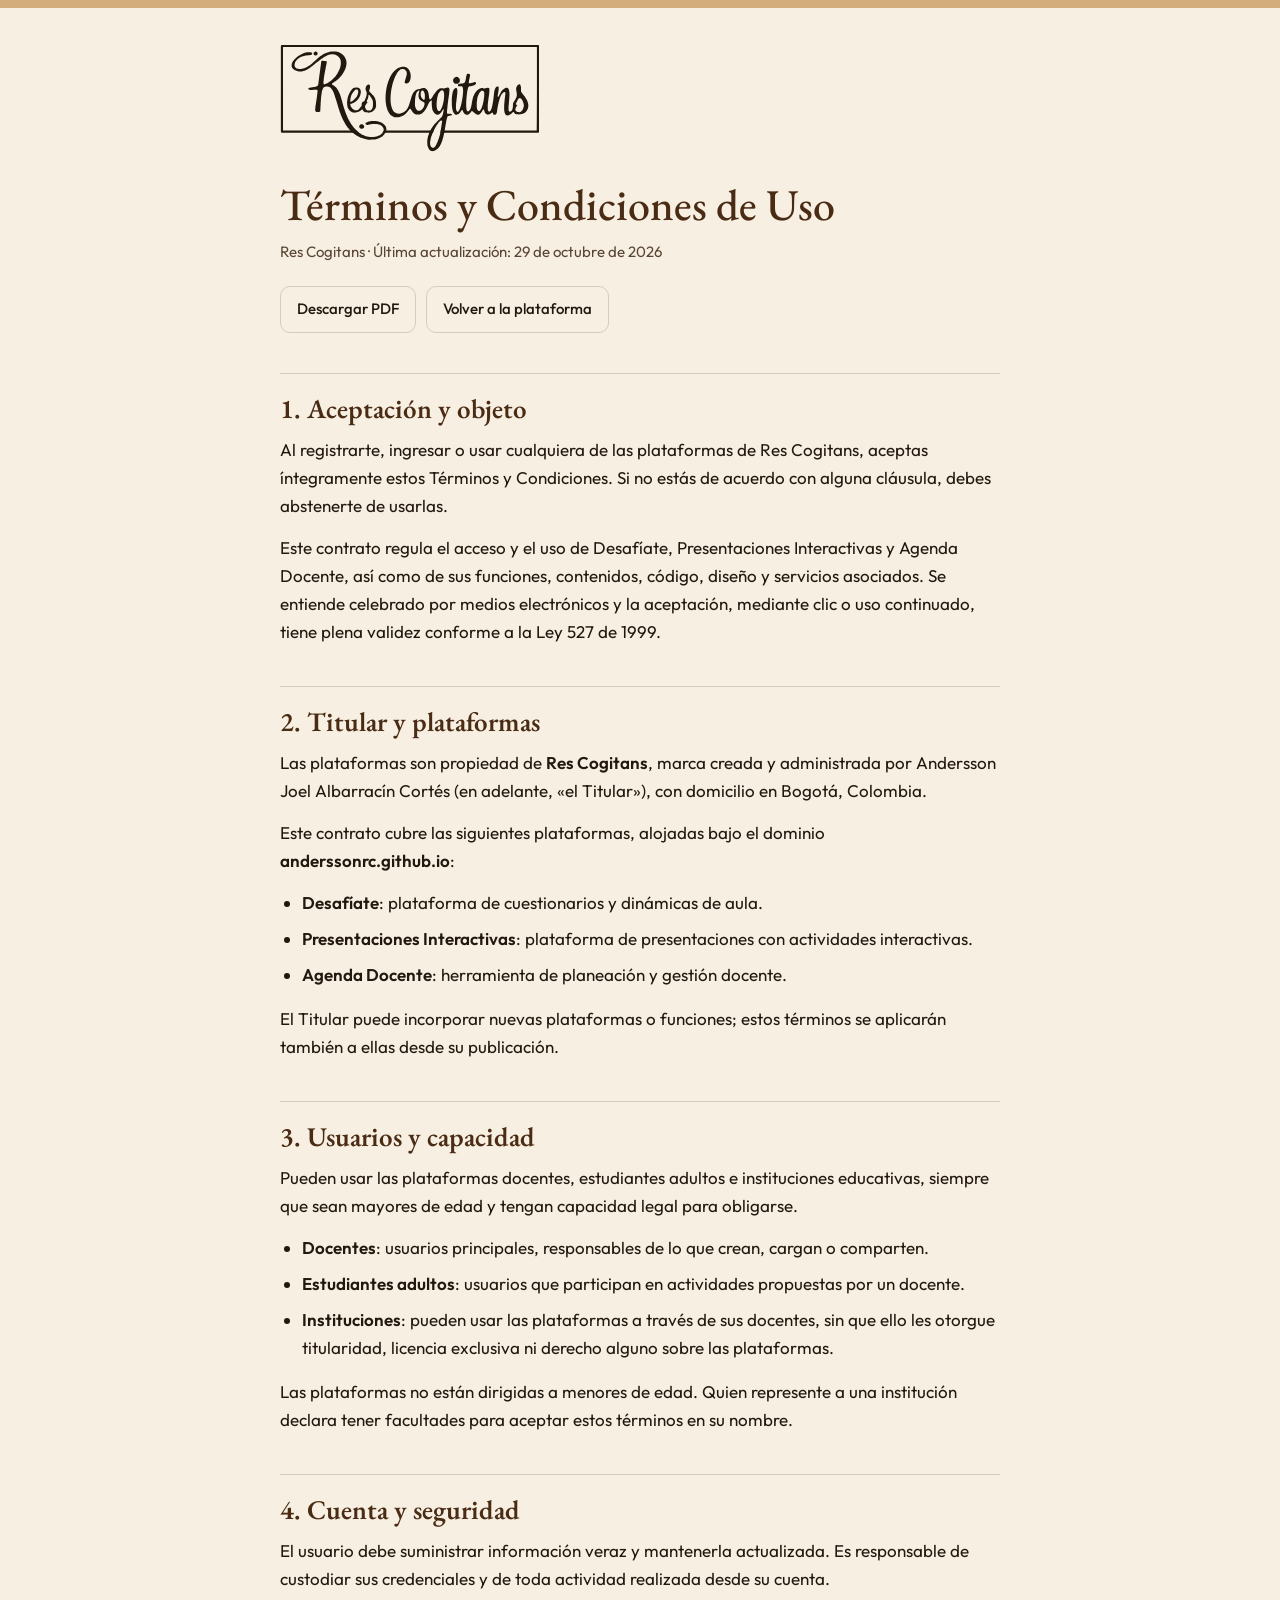
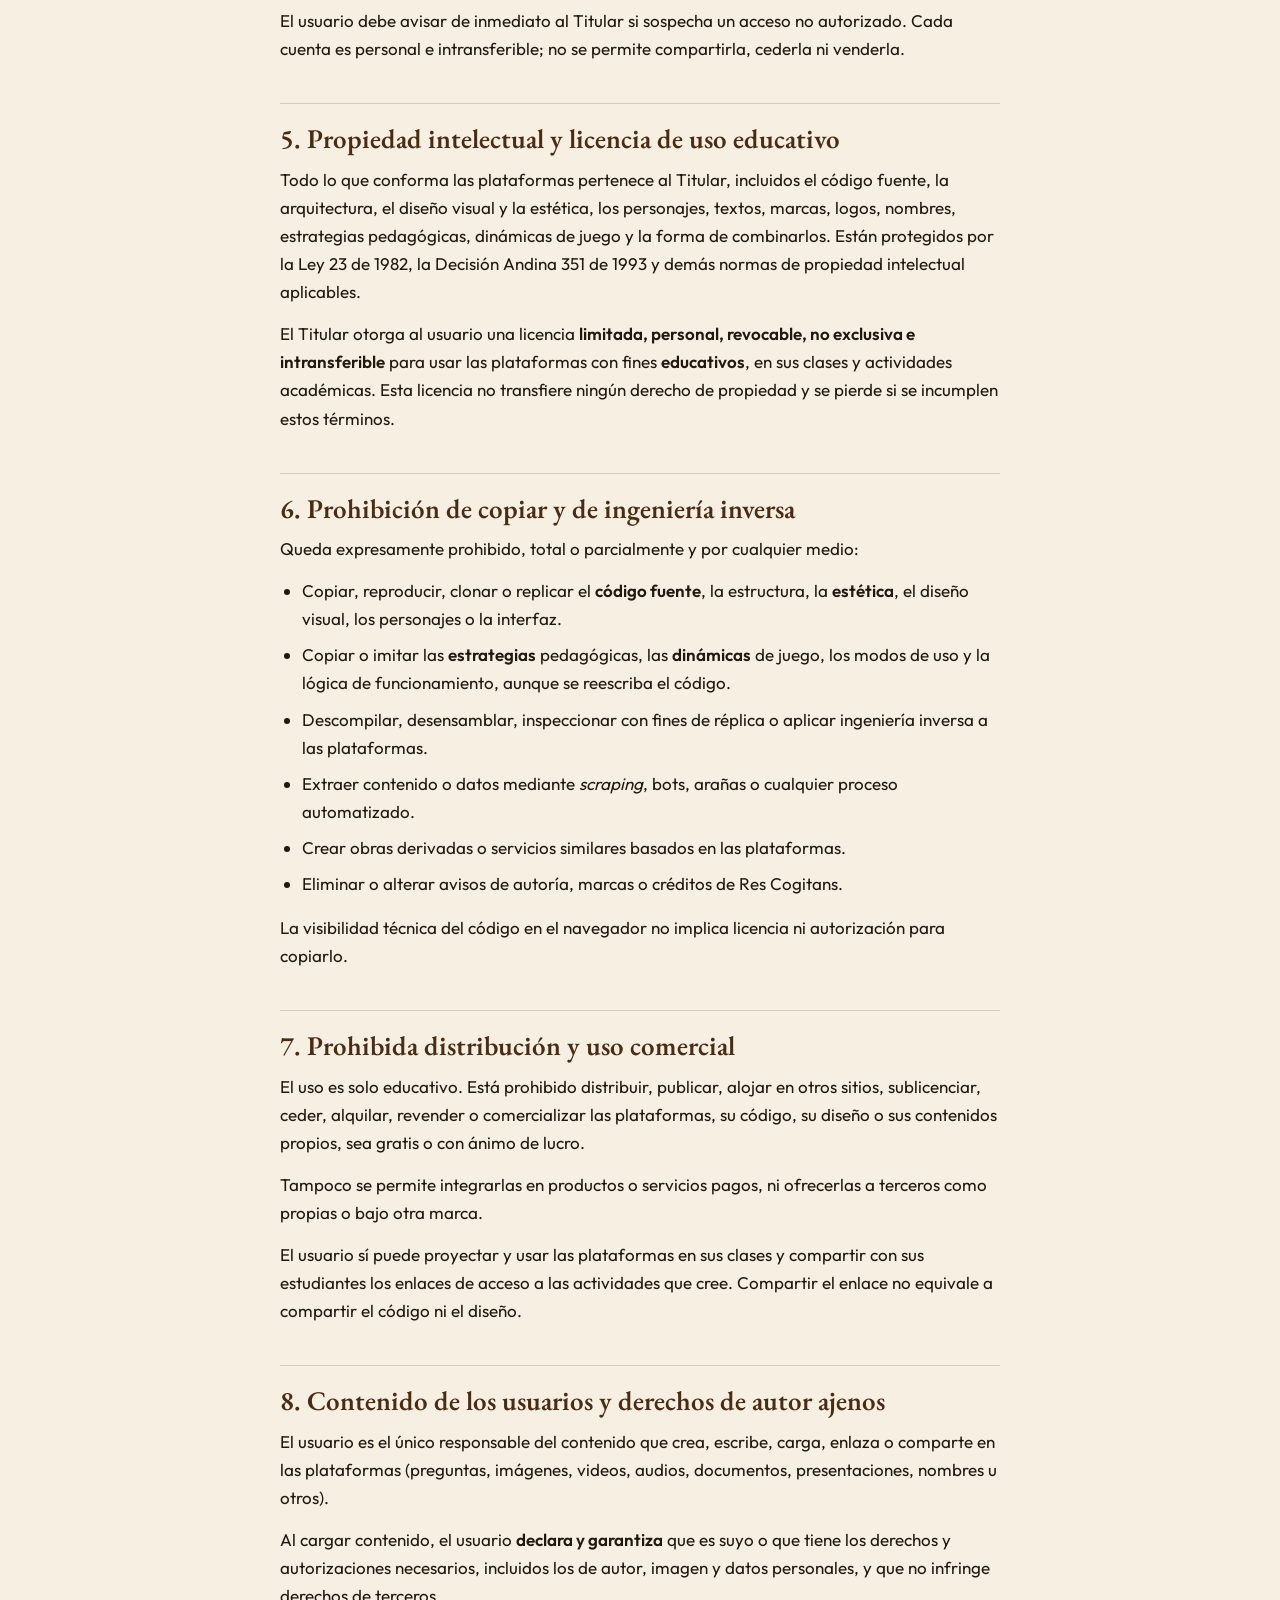
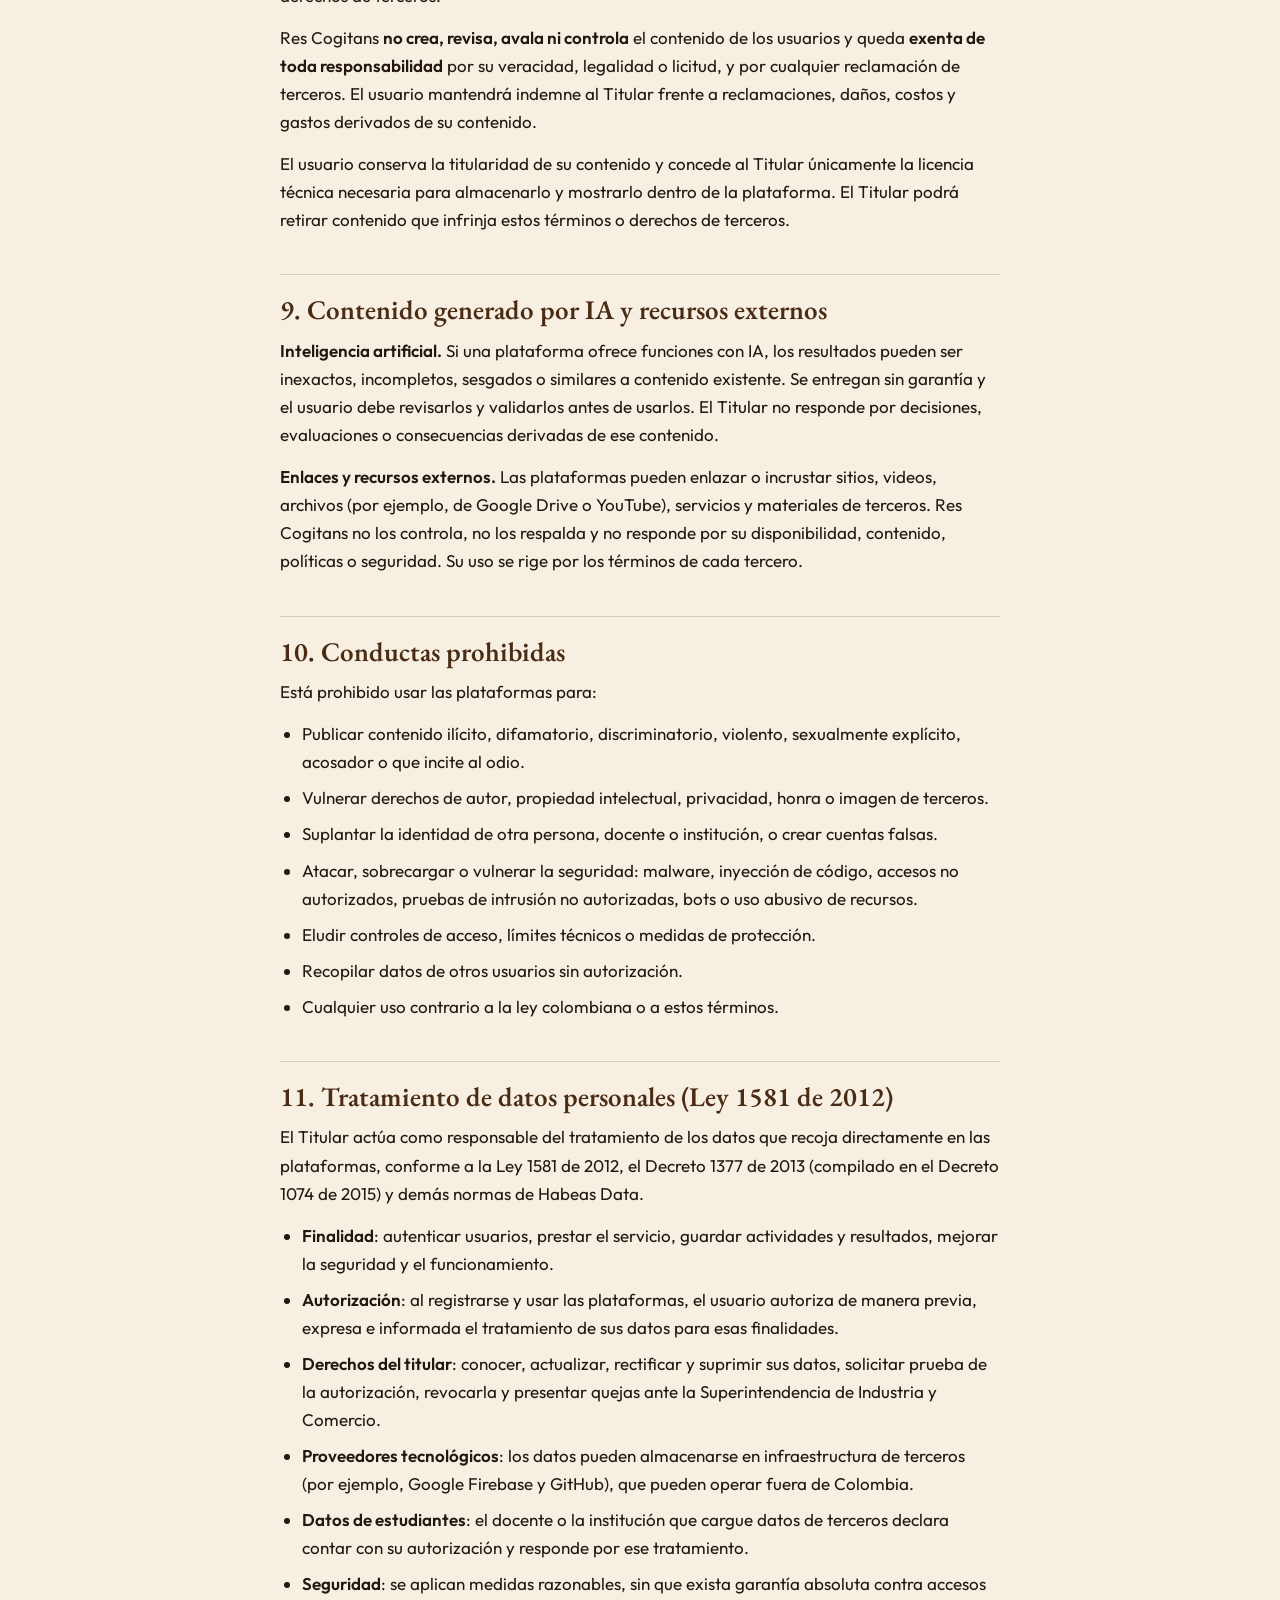
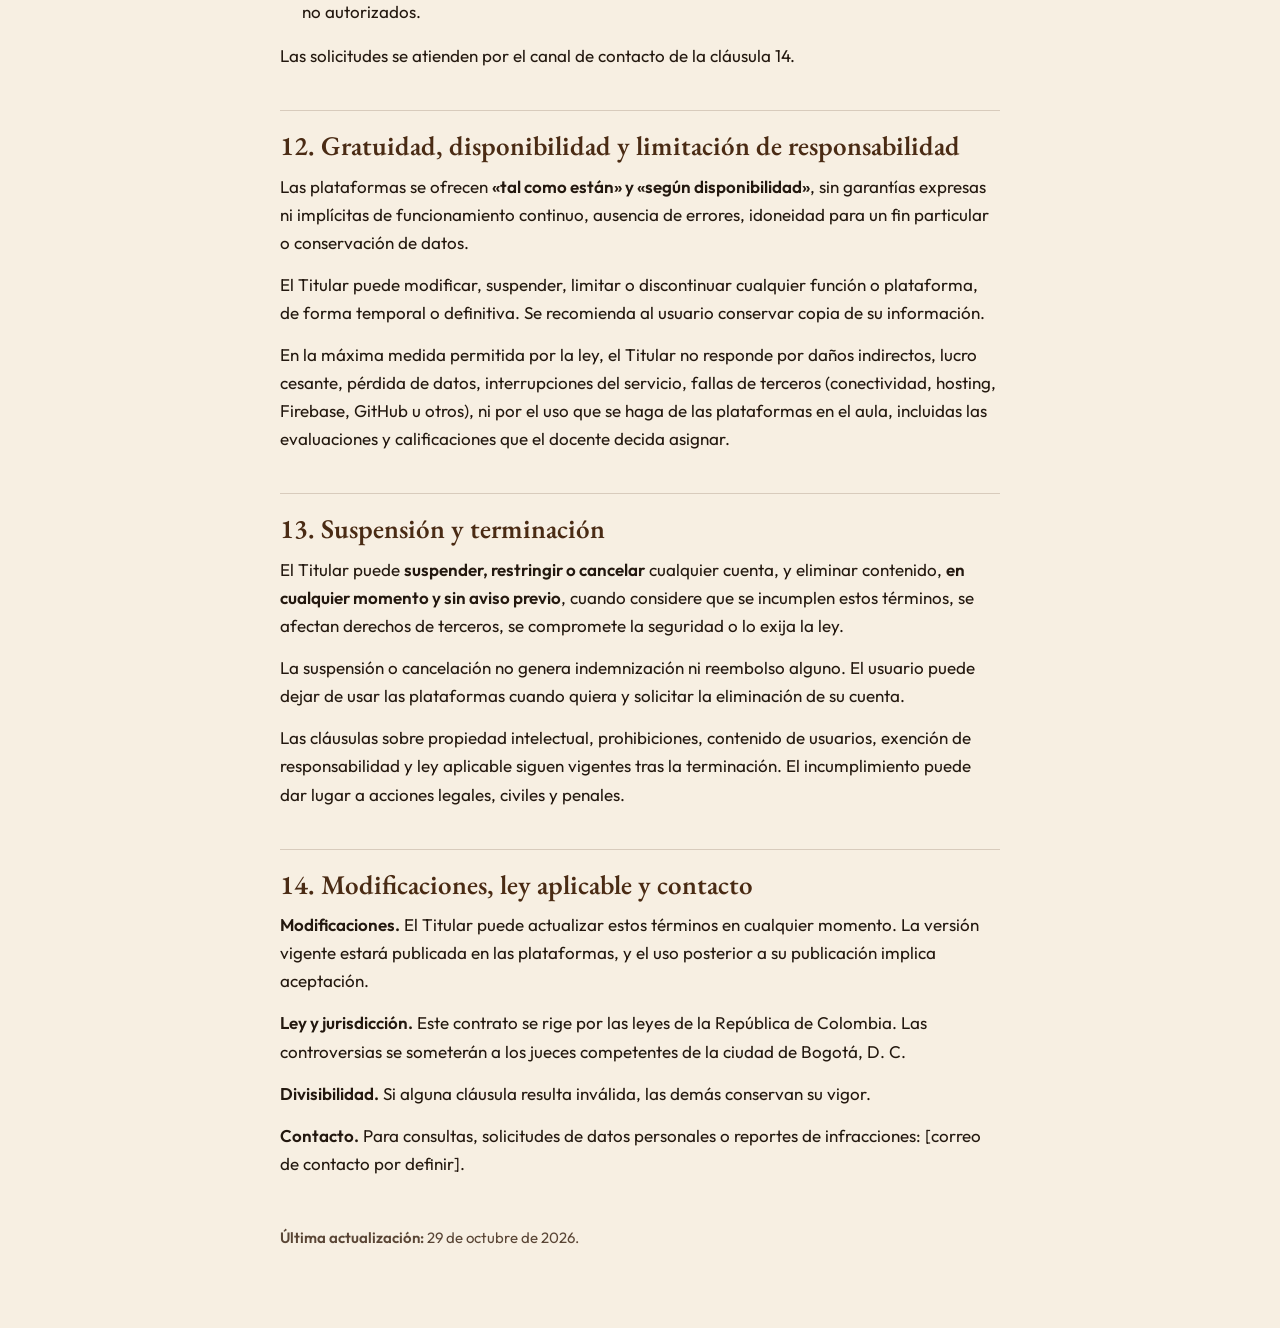
<file: terminos.html>
<!DOCTYPE html>
<html lang="es">
<head>
  <meta charset="UTF-8" />
  <meta name="viewport" content="width=device-width, initial-scale=1.0" />
  <title>Términos y Condiciones — Res Cogitans</title>
  <link rel="icon" href="favicon.ico" sizes="any" />
  <link rel="preconnect" href="https://fonts.googleapis.com" />
  <link rel="preconnect" href="https://fonts.gstatic.com" crossorigin="anonymous" />
  <link href="https://fonts.googleapis.com/css2?family=EB+Garamond:ital,wght@0,400;0,500;0,600;1,400&amp;family=Outfit:wght@400;500;600&amp;display=swap" rel="stylesheet" />
  <style>
    :root {
      --papel: #f7efe2; --tinta: #23180f; --suave: #5a4636; --cafe: #4a2b14;
      --linea: rgba(74, 43, 20, .18); --madera: #d4ad7c; --resalte: #8a4b1c;
    }
    @media (prefers-color-scheme: dark) {
      :root {
        --papel: #1c140d; --tinta: #f1e6d2; --suave: #cdb89c; --cafe: #e2bf93;
        --linea: rgba(241, 230, 210, .16); --madera: #3b2716; --resalte: #e6a86a;
      }
    }
    * { box-sizing: border-box; }
    html { -webkit-text-size-adjust: 100%; }
    body {
      margin: 0; background: var(--papel); color: var(--tinta);
      font: 400 17px/1.65 'Outfit', system-ui, sans-serif;
    }
    .franja { height: 8px; background: var(--madera); }
    main { max-width: 760px; margin: 0 auto; padding: 32px 20px 64px; }
    .marca { display: block; width: min(260px, 70%); color: var(--tinta); margin: 4px 0 28px; }
    .marca svg { display: block; width: 100%; height: auto; }
    h1 {
      font: 500 clamp(30px, 6vw, 44px)/1.12 'EB Garamond', Georgia, serif;
      margin: 0 0 10px; color: var(--cafe); text-wrap: balance;
    }
    .meta { color: var(--suave); font-size: 15px; margin: 0 0 22px; }
    .acciones { display: flex; flex-wrap: wrap; gap: 10px; margin: 0 0 34px; }
    .boton {
      display: inline-flex; align-items: center; gap: 8px; padding: 10px 16px; border-radius: 10px;
      border: 1px solid var(--linea); color: var(--tinta); text-decoration: none; font-weight: 500; font-size: 15px;
      background: transparent;
    }
    .boton:hover { border-color: var(--resalte); color: var(--resalte); }
    h2 {
      font: 600 clamp(22px, 4.2vw, 27px)/1.25 'EB Garamond', Georgia, serif;
      color: var(--cafe); margin: 40px 0 10px; padding-top: 18px; border-top: 1px solid var(--linea);
    }
    p, li { max-width: 68ch; }
    p { margin: 0 0 14px; }
    ul { margin: 0 0 16px; padding-left: 22px; }
    li { margin: 0 0 8px; }
    strong { font-weight: 600; }
    .pie { margin-top: 48px; color: var(--suave); font-size: 15px; }
    @media print { .acciones, .franja { display: none; } body { background: #fff; color: #000; } }
  </style>
</head>
<body>
  <div class="franja"></div>
  <main>
    <span class="marca" id="marca" aria-label="Res Cogitans"></span>
    <h1>Términos y Condiciones de Uso</h1>
    <p class="meta">Res Cogitans · Última actualización: 29 de octubre de 2026</p>
    <div class="acciones">
      <a class="boton" href="terminos-res-cogitans.pdf" download>Descargar PDF</a>
      <a class="boton" href="./">Volver a la plataforma</a>
    </div>

    <h2>1. Aceptación y objeto</h2>
    <p>Al registrarte, ingresar o usar cualquiera de las plataformas de Res Cogitans, aceptas íntegramente estos Términos y Condiciones. Si no estás de acuerdo con alguna cláusula, debes abstenerte de usarlas.</p>
    <p>Este contrato regula el acceso y el uso de Desafíate, Presentaciones Interactivas y Agenda Docente, así como de sus funciones, contenidos, código, diseño y servicios asociados. Se entiende celebrado por medios electrónicos y la aceptación, mediante clic o uso continuado, tiene plena validez conforme a la Ley 527 de 1999.</p>

    <h2>2. Titular y plataformas</h2>
    <p>Las plataformas son propiedad de <strong>Res Cogitans</strong>, marca creada y administrada por Andersson Joel Albarracín Cortés (en adelante, «el Titular»), con domicilio en Bogotá, Colombia.</p>
    <p>Este contrato cubre las siguientes plataformas, alojadas bajo el dominio <strong>anderssonrc.github.io</strong>:</p>
    <ul>
      <li><strong>Desafíate</strong>: plataforma de cuestionarios y dinámicas de aula.</li>
      <li><strong>Presentaciones Interactivas</strong>: plataforma de presentaciones con actividades interactivas.</li>
      <li><strong>Agenda Docente</strong>: herramienta de planeación y gestión docente.</li>
    </ul>
    <p>El Titular puede incorporar nuevas plataformas o funciones; estos términos se aplicarán también a ellas desde su publicación.</p>

    <h2>3. Usuarios y capacidad</h2>
    <p>Pueden usar las plataformas docentes, estudiantes adultos e instituciones educativas, siempre que sean mayores de edad y tengan capacidad legal para obligarse.</p>
    <ul>
      <li><strong>Docentes</strong>: usuarios principales, responsables de lo que crean, cargan o comparten.</li>
      <li><strong>Estudiantes adultos</strong>: usuarios que participan en actividades propuestas por un docente.</li>
      <li><strong>Instituciones</strong>: pueden usar las plataformas a través de sus docentes, sin que ello les otorgue titularidad, licencia exclusiva ni derecho alguno sobre las plataformas.</li>
    </ul>
    <p>Las plataformas no están dirigidas a menores de edad. Quien represente a una institución declara tener facultades para aceptar estos términos en su nombre.</p>

    <h2>4. Cuenta y seguridad</h2>
    <p>El usuario debe suministrar información veraz y mantenerla actualizada. Es responsable de custodiar sus credenciales y de toda actividad realizada desde su cuenta.</p>
    <p>El usuario debe avisar de inmediato al Titular si sospecha un acceso no autorizado. Cada cuenta es personal e intransferible; no se permite compartirla, cederla ni venderla.</p>

    <h2>5. Propiedad intelectual y licencia de uso educativo</h2>
    <p>Todo lo que conforma las plataformas pertenece al Titular, incluidos el código fuente, la arquitectura, el diseño visual y la estética, los personajes, textos, marcas, logos, nombres, estrategias pedagógicas, dinámicas de juego y la forma de combinarlos. Están protegidos por la Ley 23 de 1982, la Decisión Andina 351 de 1993 y demás normas de propiedad intelectual aplicables.</p>
    <p>El Titular otorga al usuario una licencia <strong>limitada, personal, revocable, no exclusiva e intransferible</strong> para usar las plataformas con fines <strong>educativos</strong>, en sus clases y actividades académicas. Esta licencia no transfiere ningún derecho de propiedad y se pierde si se incumplen estos términos.</p>

    <h2>6. Prohibición de copiar y de ingeniería inversa</h2>
    <p>Queda expresamente prohibido, total o parcialmente y por cualquier medio:</p>
    <ul>
      <li>Copiar, reproducir, clonar o replicar el <strong>código fuente</strong>, la estructura, la <strong>estética</strong>, el diseño visual, los personajes o la interfaz.</li>
      <li>Copiar o imitar las <strong>estrategias</strong> pedagógicas, las <strong>dinámicas</strong> de juego, los modos de uso y la lógica de funcionamiento, aunque se reescriba el código.</li>
      <li>Descompilar, desensamblar, inspeccionar con fines de réplica o aplicar ingeniería inversa a las plataformas.</li>
      <li>Extraer contenido o datos mediante <em>scraping</em>, bots, arañas o cualquier proceso automatizado.</li>
      <li>Crear obras derivadas o servicios similares basados en las plataformas.</li>
      <li>Eliminar o alterar avisos de autoría, marcas o créditos de Res Cogitans.</li>
    </ul>
    <p>La visibilidad técnica del código en el navegador no implica licencia ni autorización para copiarlo.</p>

    <h2>7. Prohibida distribución y uso comercial</h2>
    <p>El uso es solo educativo. Está prohibido distribuir, publicar, alojar en otros sitios, sublicenciar, ceder, alquilar, revender o comercializar las plataformas, su código, su diseño o sus contenidos propios, sea gratis o con ánimo de lucro.</p>
    <p>Tampoco se permite integrarlas en productos o servicios pagos, ni ofrecerlas a terceros como propias o bajo otra marca.</p>
    <p>El usuario sí puede proyectar y usar las plataformas en sus clases y compartir con sus estudiantes los enlaces de acceso a las actividades que cree. Compartir el enlace no equivale a compartir el código ni el diseño.</p>

    <h2>8. Contenido de los usuarios y derechos de autor ajenos</h2>
    <p>El usuario es el único responsable del contenido que crea, escribe, carga, enlaza o comparte en las plataformas (preguntas, imágenes, videos, audios, documentos, presentaciones, nombres u otros).</p>
    <p>Al cargar contenido, el usuario <strong>declara y garantiza</strong> que es suyo o que tiene los derechos y autorizaciones necesarios, incluidos los de autor, imagen y datos personales, y que no infringe derechos de terceros.</p>
    <p>Res Cogitans <strong>no crea, revisa, avala ni controla</strong> el contenido de los usuarios y queda <strong>exenta de toda responsabilidad</strong> por su veracidad, legalidad o licitud, y por cualquier reclamación de terceros. El usuario mantendrá indemne al Titular frente a reclamaciones, daños, costos y gastos derivados de su contenido.</p>
    <p>El usuario conserva la titularidad de su contenido y concede al Titular únicamente la licencia técnica necesaria para almacenarlo y mostrarlo dentro de la plataforma. El Titular podrá retirar contenido que infrinja estos términos o derechos de terceros.</p>

    <h2>9. Contenido generado por IA y recursos externos</h2>
    <p><strong>Inteligencia artificial.</strong> Si una plataforma ofrece funciones con IA, los resultados pueden ser inexactos, incompletos, sesgados o similares a contenido existente. Se entregan sin garantía y el usuario debe revisarlos y validarlos antes de usarlos. El Titular no responde por decisiones, evaluaciones o consecuencias derivadas de ese contenido.</p>
    <p><strong>Enlaces y recursos externos.</strong> Las plataformas pueden enlazar o incrustar sitios, videos, archivos (por ejemplo, de Google Drive o YouTube), servicios y materiales de terceros. Res Cogitans no los controla, no los respalda y no responde por su disponibilidad, contenido, políticas o seguridad. Su uso se rige por los términos de cada tercero.</p>

    <h2>10. Conductas prohibidas</h2>
    <p>Está prohibido usar las plataformas para:</p>
    <ul>
      <li>Publicar contenido ilícito, difamatorio, discriminatorio, violento, sexualmente explícito, acosador o que incite al odio.</li>
      <li>Vulnerar derechos de autor, propiedad intelectual, privacidad, honra o imagen de terceros.</li>
      <li>Suplantar la identidad de otra persona, docente o institución, o crear cuentas falsas.</li>
      <li>Atacar, sobrecargar o vulnerar la seguridad: malware, inyección de código, accesos no autorizados, pruebas de intrusión no autorizadas, bots o uso abusivo de recursos.</li>
      <li>Eludir controles de acceso, límites técnicos o medidas de protección.</li>
      <li>Recopilar datos de otros usuarios sin autorización.</li>
      <li>Cualquier uso contrario a la ley colombiana o a estos términos.</li>
    </ul>

    <h2>11. Tratamiento de datos personales (Ley 1581 de 2012)</h2>
    <p>El Titular actúa como responsable del tratamiento de los datos que recoja directamente en las plataformas, conforme a la Ley 1581 de 2012, el Decreto 1377 de 2013 (compilado en el Decreto 1074 de 2015) y demás normas de Habeas Data.</p>
    <ul>
      <li><strong>Finalidad</strong>: autenticar usuarios, prestar el servicio, guardar actividades y resultados, mejorar la seguridad y el funcionamiento.</li>
      <li><strong>Autorización</strong>: al registrarse y usar las plataformas, el usuario autoriza de manera previa, expresa e informada el tratamiento de sus datos para esas finalidades.</li>
      <li><strong>Derechos del titular</strong>: conocer, actualizar, rectificar y suprimir sus datos, solicitar prueba de la autorización, revocarla y presentar quejas ante la Superintendencia de Industria y Comercio.</li>
      <li><strong>Proveedores tecnológicos</strong>: los datos pueden almacenarse en infraestructura de terceros (por ejemplo, Google Firebase y GitHub), que pueden operar fuera de Colombia.</li>
      <li><strong>Datos de estudiantes</strong>: el docente o la institución que cargue datos de terceros declara contar con su autorización y responde por ese tratamiento.</li>
      <li><strong>Seguridad</strong>: se aplican medidas razonables, sin que exista garantía absoluta contra accesos no autorizados.</li>
    </ul>
    <p>Las solicitudes se atienden por el canal de contacto de la cláusula 14.</p>

    <h2>12. Gratuidad, disponibilidad y limitación de responsabilidad</h2>
    <p>Las plataformas se ofrecen <strong>«tal como están» y «según disponibilidad»</strong>, sin garantías expresas ni implícitas de funcionamiento continuo, ausencia de errores, idoneidad para un fin particular o conservación de datos.</p>
    <p>El Titular puede modificar, suspender, limitar o discontinuar cualquier función o plataforma, de forma temporal o definitiva. Se recomienda al usuario conservar copia de su información.</p>
    <p>En la máxima medida permitida por la ley, el Titular no responde por daños indirectos, lucro cesante, pérdida de datos, interrupciones del servicio, fallas de terceros (conectividad, hosting, Firebase, GitHub u otros), ni por el uso que se haga de las plataformas en el aula, incluidas las evaluaciones y calificaciones que el docente decida asignar.</p>

    <h2>13. Suspensión y terminación</h2>
    <p>El Titular puede <strong>suspender, restringir o cancelar</strong> cualquier cuenta, y eliminar contenido, <strong>en cualquier momento y sin aviso previo</strong>, cuando considere que se incumplen estos términos, se afectan derechos de terceros, se compromete la seguridad o lo exija la ley.</p>
    <p>La suspensión o cancelación no genera indemnización ni reembolso alguno. El usuario puede dejar de usar las plataformas cuando quiera y solicitar la eliminación de su cuenta.</p>
    <p>Las cláusulas sobre propiedad intelectual, prohibiciones, contenido de usuarios, exención de responsabilidad y ley aplicable siguen vigentes tras la terminación. El incumplimiento puede dar lugar a acciones legales, civiles y penales.</p>

    <h2>14. Modificaciones, ley aplicable y contacto</h2>
    <p><strong>Modificaciones.</strong> El Titular puede actualizar estos términos en cualquier momento. La versión vigente estará publicada en las plataformas, y el uso posterior a su publicación implica aceptación.</p>
    <p><strong>Ley y jurisdicción.</strong> Este contrato se rige por las leyes de la República de Colombia. Las controversias se someterán a los jueces competentes de la ciudad de Bogotá, D. C.</p>
    <p><strong>Divisibilidad.</strong> Si alguna cláusula resulta inválida, las demás conservan su vigor.</p>
    <p><strong>Contacto.</strong> Para consultas, solicitudes de datos personales o reportes de infracciones: [correo de contacto por definir].</p>

    <p class="pie"><strong>Última actualización:</strong> 29 de octubre de 2026.</p>
  </main>
  <script src="js/rc-loader.js?v=20261029c"></script>
  <script>
    try { document.getElementById('marca').appendChild(RCLoader.staticLogo()); } catch (e) {}
  </script>
</body>
</html>
</file>
